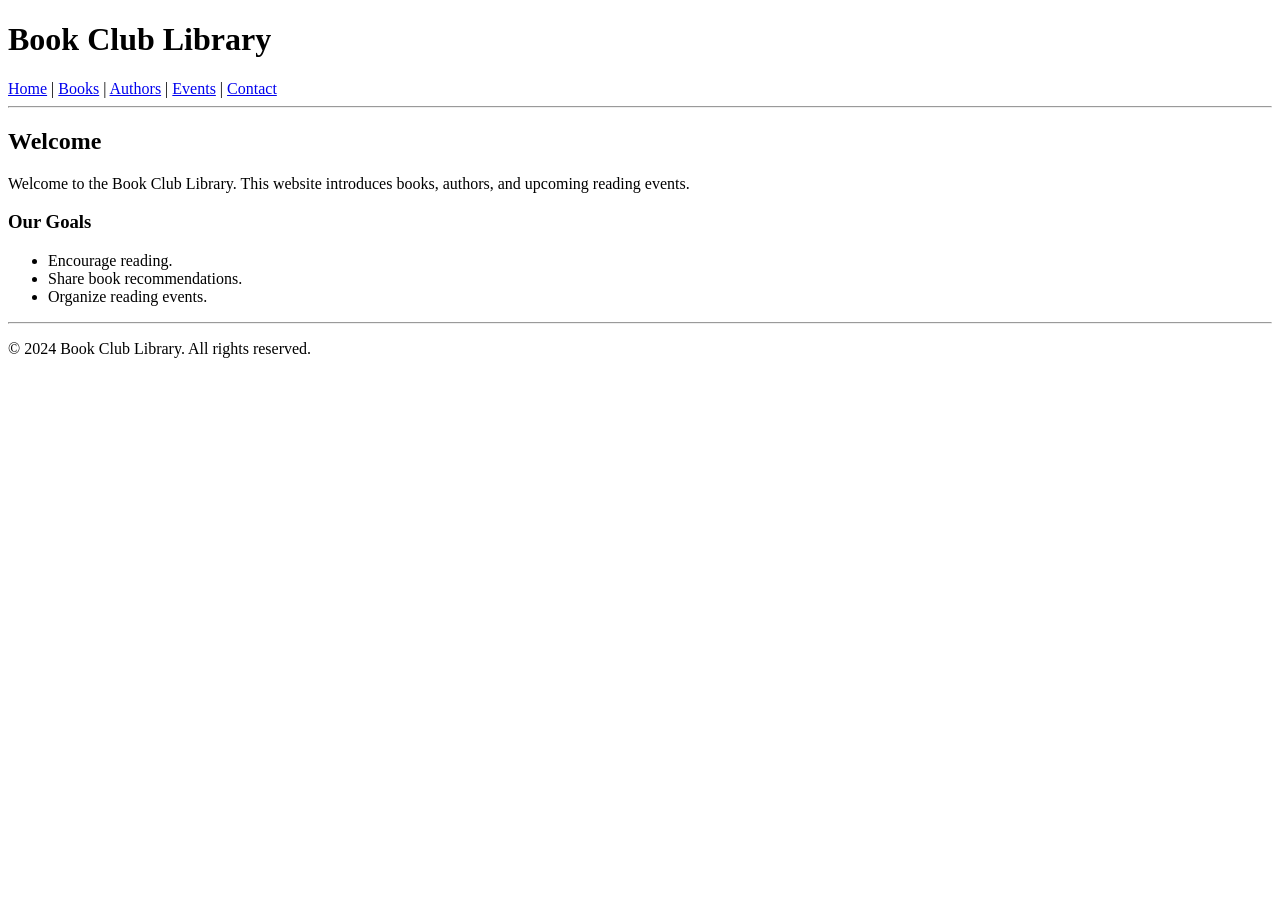
<file: index.html>
<!DOCTYPE html>
<html lang="en">
<head>
    <meta charset="UTF-8">
    <meta name="viewport" content="width=device-width, initial-scale=1.0">
    <title>Book club Library</title>
</head>
<body>
    <header>
        <h1>Book Club Library</h1>
        <nav>
        <a href="index.html">Home</a> | <a href="books.html">Books</a> |
        <a href="authors.html">Authors</a> | <a href="events.html">Events</a> |
        <a href="contact.html">Contact</a>  
        </nav>
        <hr>
    </header>
    <main>
       <h2>Welcome</h2>
        <p>
        Welcome to the Book Club Library. This website introduces books,
        authors, and upcoming reading events.
      </p>
      <h3>Our Goals</h3>
        <ul>
        <li>Encourage reading.</li>
        <li>Share book recommendations.</li>
        <li>Organize reading events.</li>
      </ul> 
    </main>
    <hr>
    <footer>
        <p>&copy; 2024 Book Club Library. All rights reserved.</p>
    </footer>
</body>
</html>
</file>
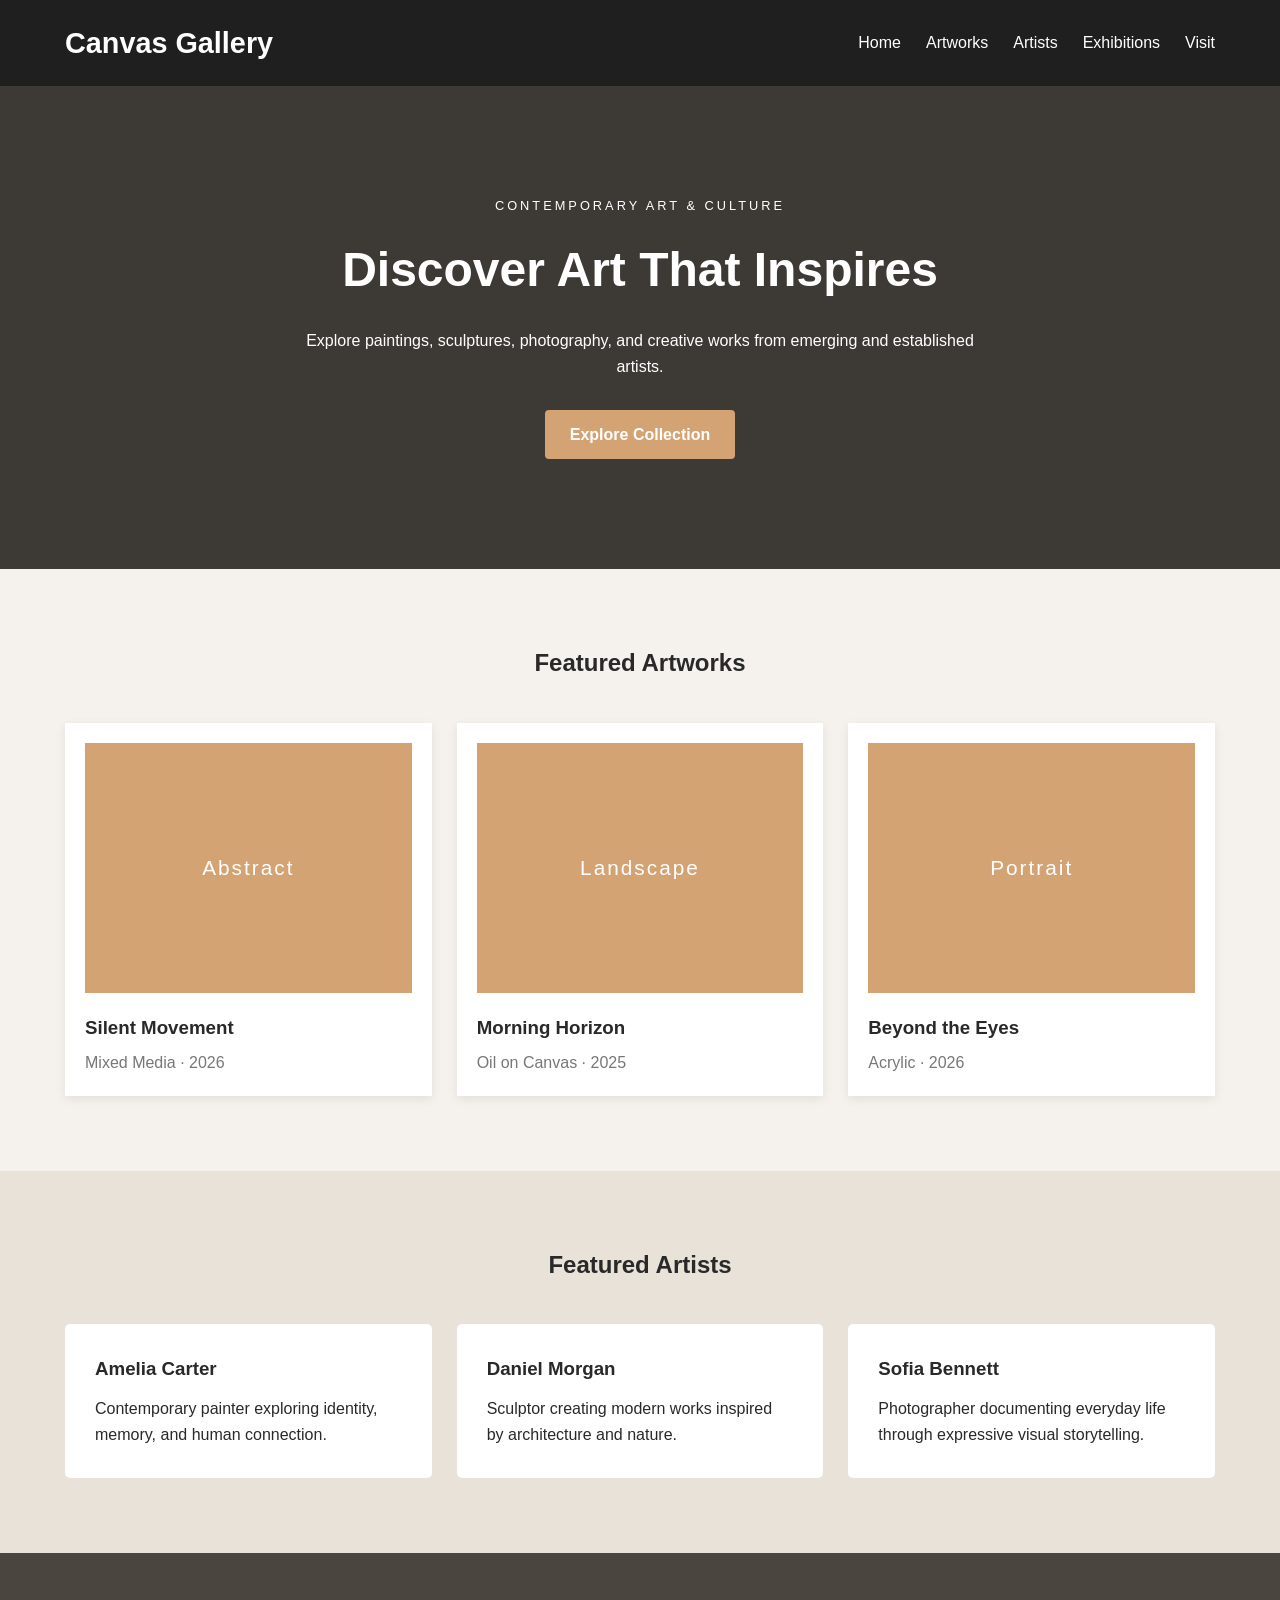
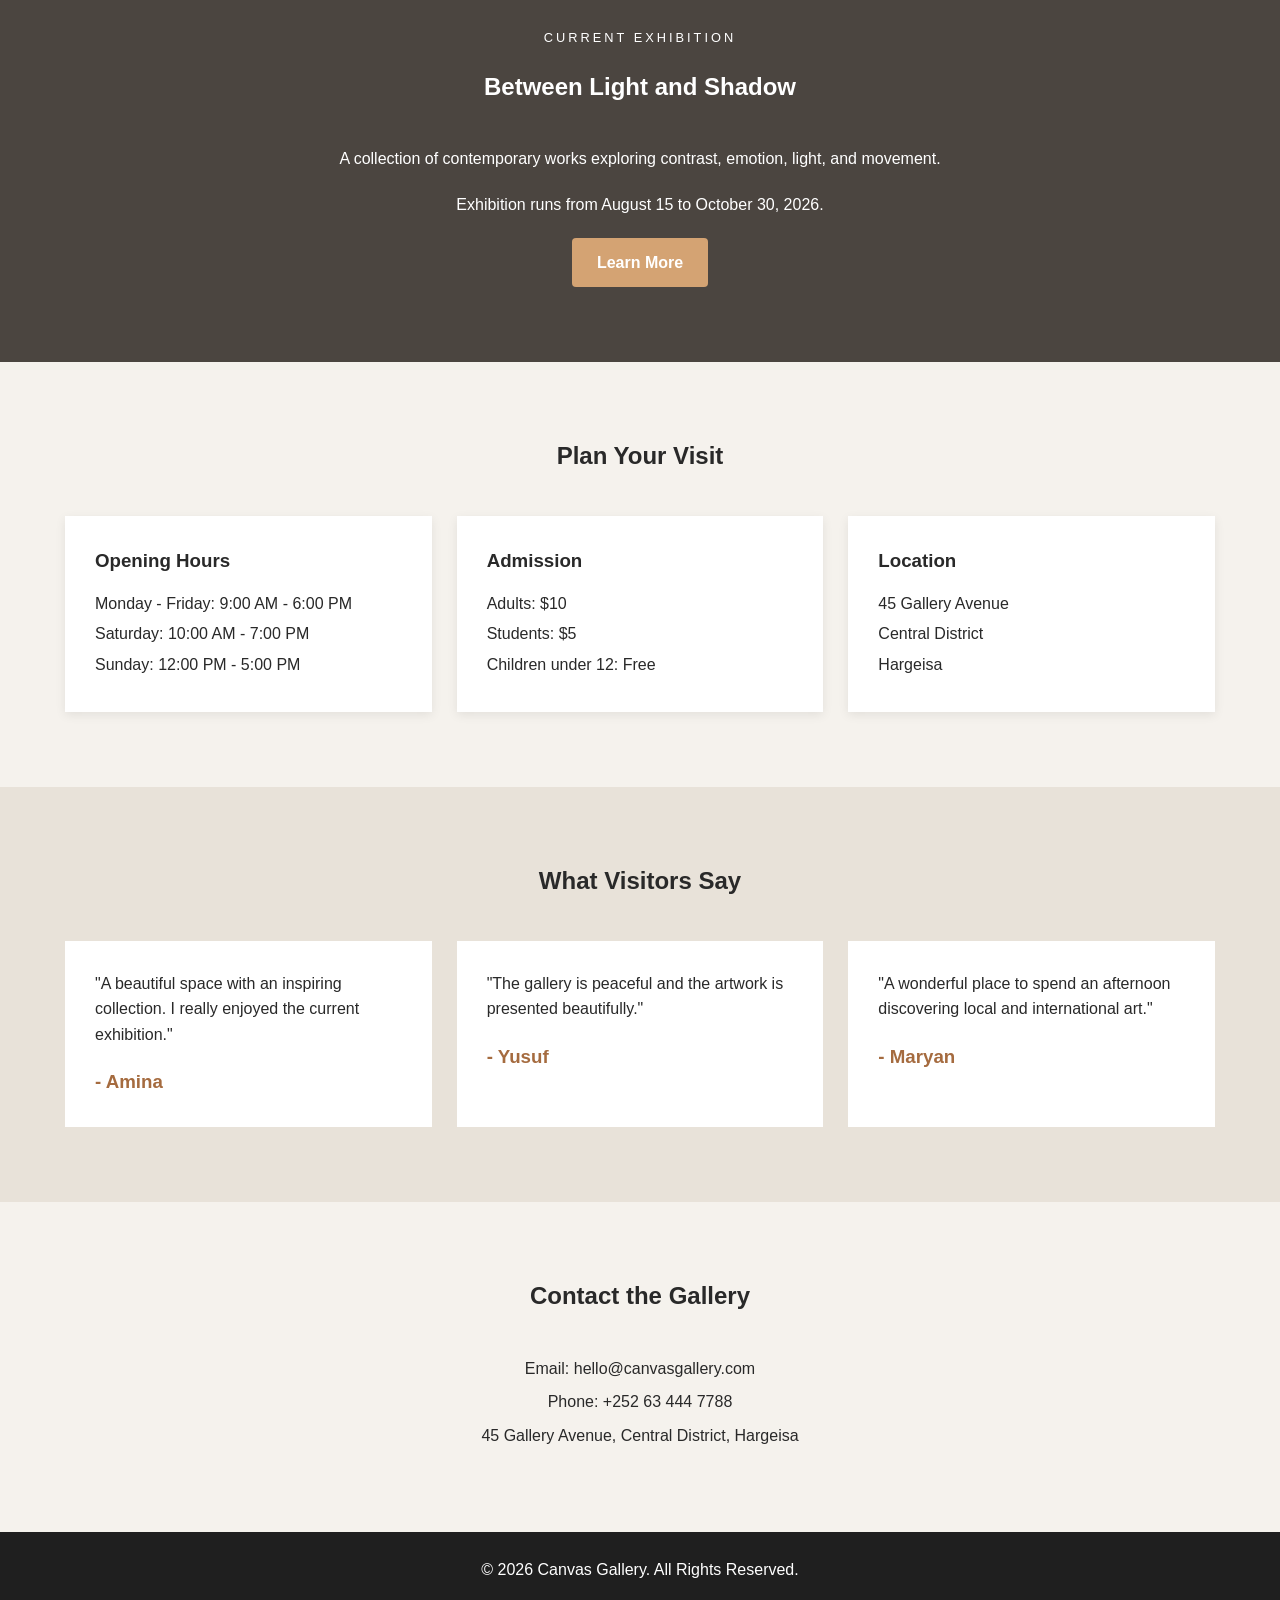
<file: art-gallery/index.html>
<!DOCTYPE html>
<html lang="en">
<head>
    <meta charset="UTF-8">
    <meta name="viewport" content="width=device-width, initial-scale=1.0">
    <title>Canvas Art Gallery</title>
    <link rel="stylesheet" href="styles.css">
</head>
<body>
    <header>
        <div class="container">
           <h1 class="logo">Canvas Gallery</h1>
        
         <nav>
            <ul>
                <li><a href="#">Home</a></li>
                <li><a href="#">Artworks</a></li>
                <li><a href="#">Artists</a></li>
                <li><a href="#">Exhibitions</a></li>
                <li><a href="#">Visit</a></li>  
            </ul>
         </nav>  
        </div>
    </header>

    <section class="hero">
        <div class="container">
        <p class="eyebrow">CONTEMPORARY ART & CULTURE</p>

        <h2>Discover Art That Inspires</h2>

        <p>
          Explore paintings, sculptures, photography, and creative works from
          emerging and established artists.
        </p>

        <a href="#" class="btn">Explore Collection</a>

        </div>

    </section>

    <section class="artworks">
        <div class="container">
            <h2>Featured Artworks</h2>

            <div class="artwork-grid">
        <article class="artwork-card">
            <div class="artwork-image">
              <span>Abstract</span>
            </div>

            <h3>Silent Movement</h3>

            <p>Mixed Media · 2026</p>
        </article>

        <article class="artwork-card">
            <div class="artwork-image">
              <span>Landscape</span>
            </div>

            <h3>Morning Horizon</h3>

            <p>Oil on Canvas · 2025</p>
          </article>

        <article class="artwork-card">
            <div class="artwork-image">
              <span>Portrait</span>
            </div>

            <h3>Beyond the Eyes</h3>

            <p>Acrylic · 2026</p>
        </article>

        </div>    
        </div>

    </section>

    <section class="artists">
      <div class="container">
        <h2>Featured Artists</h2>

        <div class="artist-grid">
          <article class="artist-card">
            <h3>Amelia Carter</h3>

            <p>
              Contemporary painter exploring identity, memory, and human
              connection.
            </p>
          </article>

          <article class="artist-card">
            <h3>Daniel Morgan</h3>

            <p>
              Sculptor creating modern works inspired by architecture and
              nature.
            </p>
          </article>

          <article class="artist-card">
            <h3>Sofia Bennett</h3>

            <p>
              Photographer documenting everyday life through expressive visual
              storytelling.
            </p>
          </article>
        </div>
      </div>
    </section>

    <section class="exhibition">
      <div class="container">
        <div class="exhibition-content">
          <p class="eyebrow">CURRENT EXHIBITION</p>

          <h2>Between Light and Shadow</h2>

          <p>
            A collection of contemporary works exploring contrast, emotion,
            light, and movement.
          </p>

          <p>Exhibition runs from August 15 to October 30, 2026.</p>

          <a href="#" class="btn">Learn More</a>
        </div>
      </div>
    </section>

    <section class="visit">
      <div class="container">
        <h2>Plan Your Visit</h2>

        <div class="visit-grid">
          <article class="visit-card">
            <h3>Opening Hours</h3>

            <p>Monday - Friday: 9:00 AM - 6:00 PM</p>
            <p>Saturday: 10:00 AM - 7:00 PM</p>
            <p>Sunday: 12:00 PM - 5:00 PM</p>
          </article>

          <article class="visit-card">
            <h3>Admission</h3>

            <p>Adults: $10</p>
            <p>Students: $5</p>
            <p>Children under 12: Free</p>
          </article>

          <article class="visit-card">
            <h3>Location</h3>

            <p>45 Gallery Avenue</p>
            <p>Central District</p>
            <p>Hargeisa</p>
          </article>
        </div>
      </div>
    </section>

    <section class="reviews">
      <div class="container">
        <h2>What Visitors Say</h2>

        <div class="review-grid">
          <article class="review">
            <p>
              "A beautiful space with an inspiring collection. I really enjoyed
              the current exhibition."
            </p>

            <h3>- Amina</h3>
          </article>

          <article class="review">
            <p>
              "The gallery is peaceful and the artwork is presented
              beautifully."
            </p>

            <h3>- Yusuf</h3>
          </article>

          <article class="review">
            <p>
              "A wonderful place to spend an afternoon discovering local and
              international art."
            </p>

            <h3>- Maryan</h3>
          </article>
        </div>
      </div>
    </section>

    <section class="contact">
      <div class="container">
        <h2>Contact the Gallery</h2>

        <p>Email: hello@canvasgallery.com</p>

        <p>Phone: +252 63 444 7788</p>

        <p>45 Gallery Avenue, Central District, Hargeisa</p>
      </div>
    </section>

    <footer>
      <div class="container">
        <p>&copy; 2026 Canvas Gallery. All Rights Reserved.</p>
      </div>
    </footer>

</body>
</html>
</file>
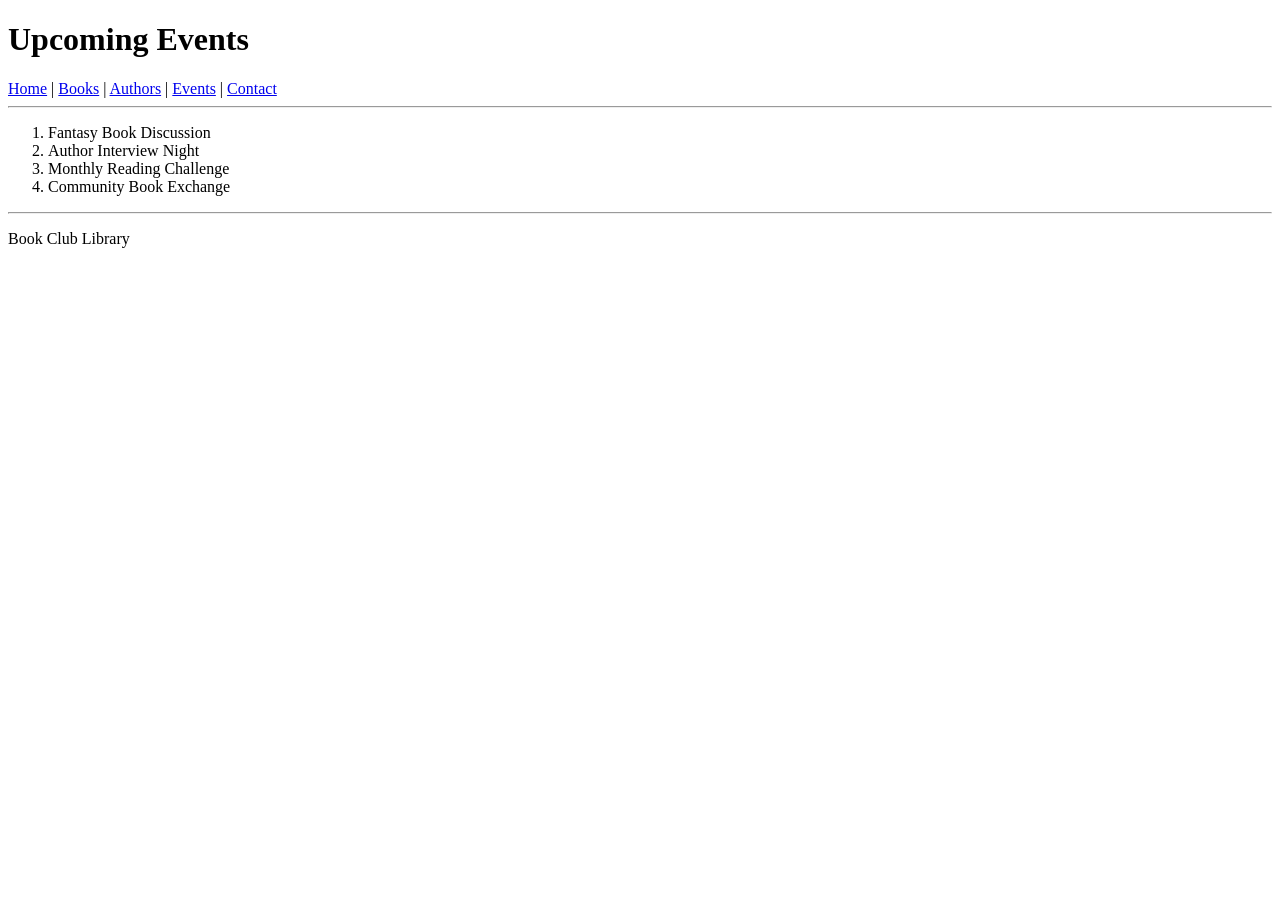
<file: events.html>
<!DOCTYPE html>
<html lang="en">
<head>
    <meta charset="UTF-8">
    <meta name="viewport" content="width=device-width, initial-scale=1.0">
    <title>Events</title>
</head>
<body>
 <header>
      <h1>Upcoming Events</h1>

      <nav>
        <a href="index.html">Home</a> | <a href="books.html">Books</a> |
        <a href="authors.html">Authors</a> | <a href="events.html">Events</a> |
        <a href="contact.html">Contact</a>
      </nav>

      <hr>
    </header>
    
    <main>
      <ol>
        <li>Fantasy Book Discussion</li>
        <li>Author Interview Night</li>
        <li>Monthly Reading Challenge</li>
        <li>Community Book Exchange</li>
      </ol>
    </main>

    <hr/>

    <footer>
      <p>Book Club Library</p>
    </footer>
    
</body>
</html>
</file>
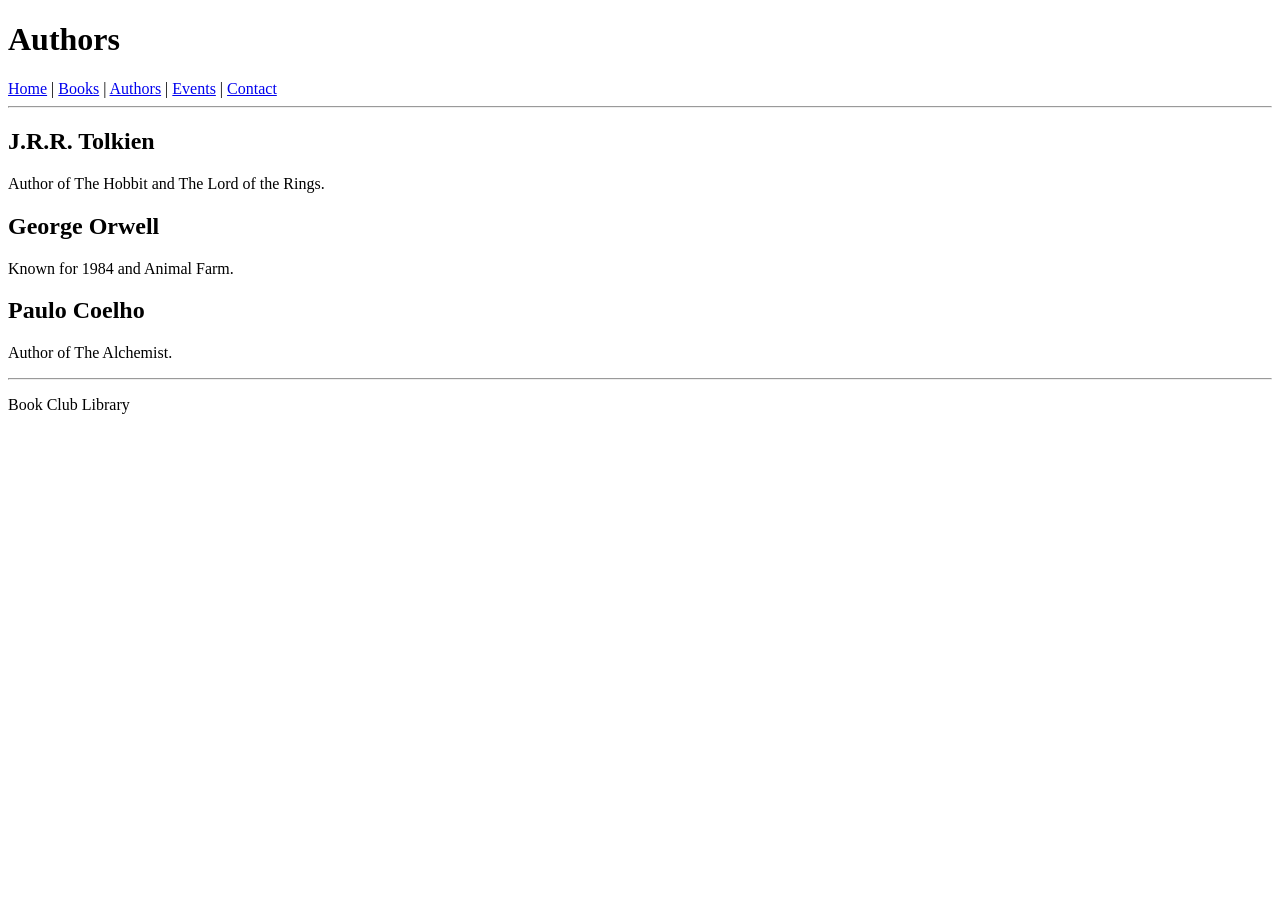
<file: Html files/authors.html>
<!doctype html>
<html lang="en">
  <head>
    <meta charset="UTF-8" />
    <meta name="viewport" content="width=device-width, initial-scale=1.0" />
    <title>Authors</title>
  </head>
  <body>
    <header>
      <h1>Authors</h1>

      <nav>
        <a href="index.html">Home</a> | <a href="books.html">Books</a> |
        <a href="authors.html">Authors</a> | <a href="events.html">Events</a> |
        <a href="contact.html">Contact</a>
      </nav>

      <hr />
    </header>

    <main>
      <article>
        <h2>J.R.R. Tolkien</h2>

        <p>Author of The Hobbit and The Lord of the Rings.</p>
      </article>

      <article>
        <h2>George Orwell</h2>

        <p>Known for 1984 and Animal Farm.</p>
      </article>

      <article>
        <h2>Paulo Coelho</h2>

        <p>Author of The Alchemist.</p>
      </article>
    </main>

    <hr />

    <footer>
      <p>Book Club Library</p>
    </footer>
  </body>
</html>
</file>
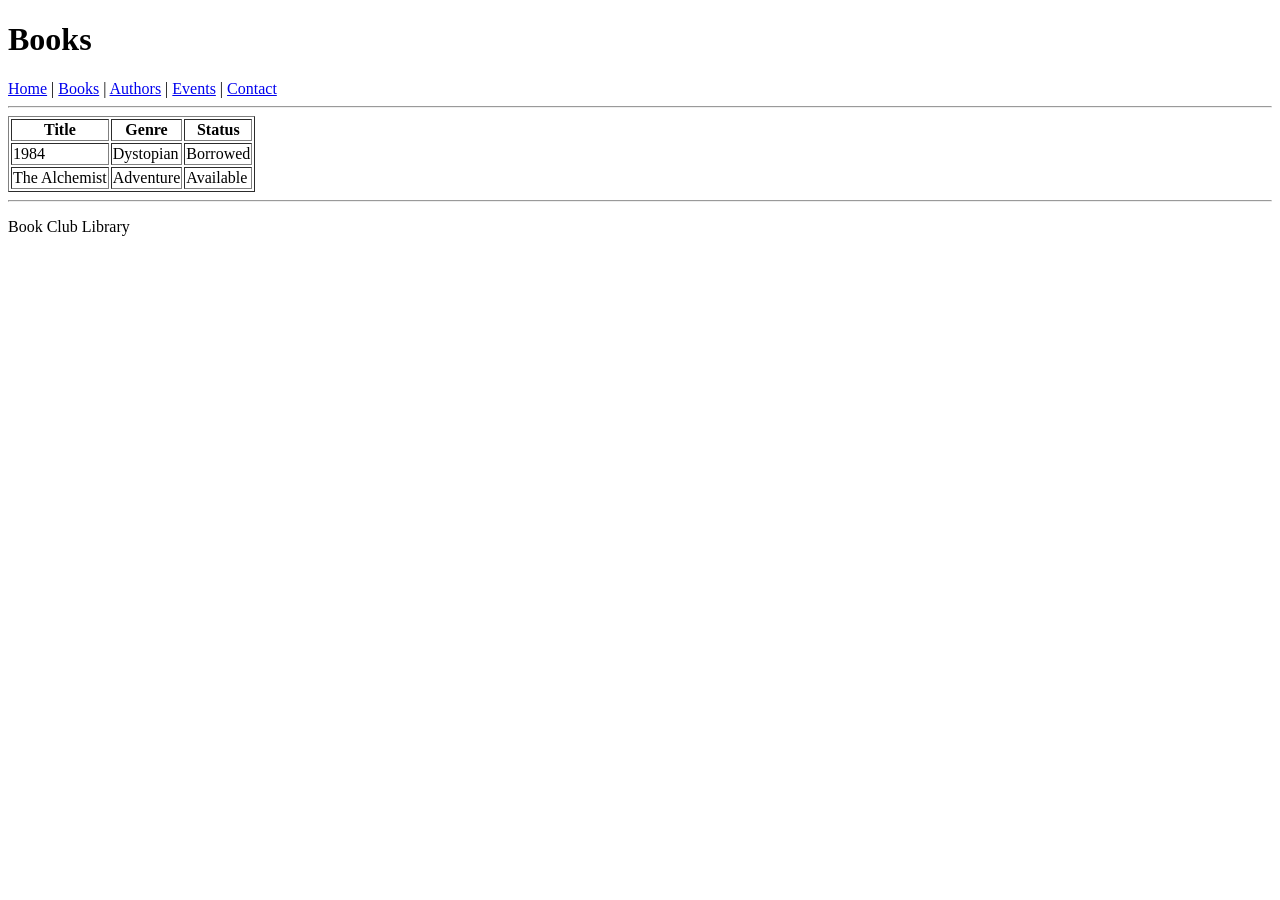
<file: Html files/books.html>
<!DOCTYPE html>
<html lang="en">
<head>
    <meta charset="UTF-8">
    <meta name="viewport" content="width=device-width, initial-scale=1.0">
    <title>Document</title>
</head>
<body>
  <header>
      <h1>Books</h1>

      <nav>
        <a href="index.html">Home</a> | <a href="books.html">Books</a> |
        <a href="authors.html">Authors</a> | <a href="events.html">Events</a> |
        <a href="contact.html">Contact</a>
      </nav>

      <hr />
    </header>
    <main>
        <table border="1">
            <tr>
            <th>Title</th>
            <th>Genre</th>
            <th>Status</th>   
            </tr>

            <tr>
             <td>1984</td>
             <td>Dystopian</td>
             <td>Borrowed</td>
            </tr>

            <tr>
          <td>The Alchemist</td>
          <td>Adventure</td>
          <td>Available</td>
            </tr>

        </table>
    </main>
    <hr>
    
    <footer>
      <p>Book Club Library</p>
    </footer>  
</body>
</html>
</file>
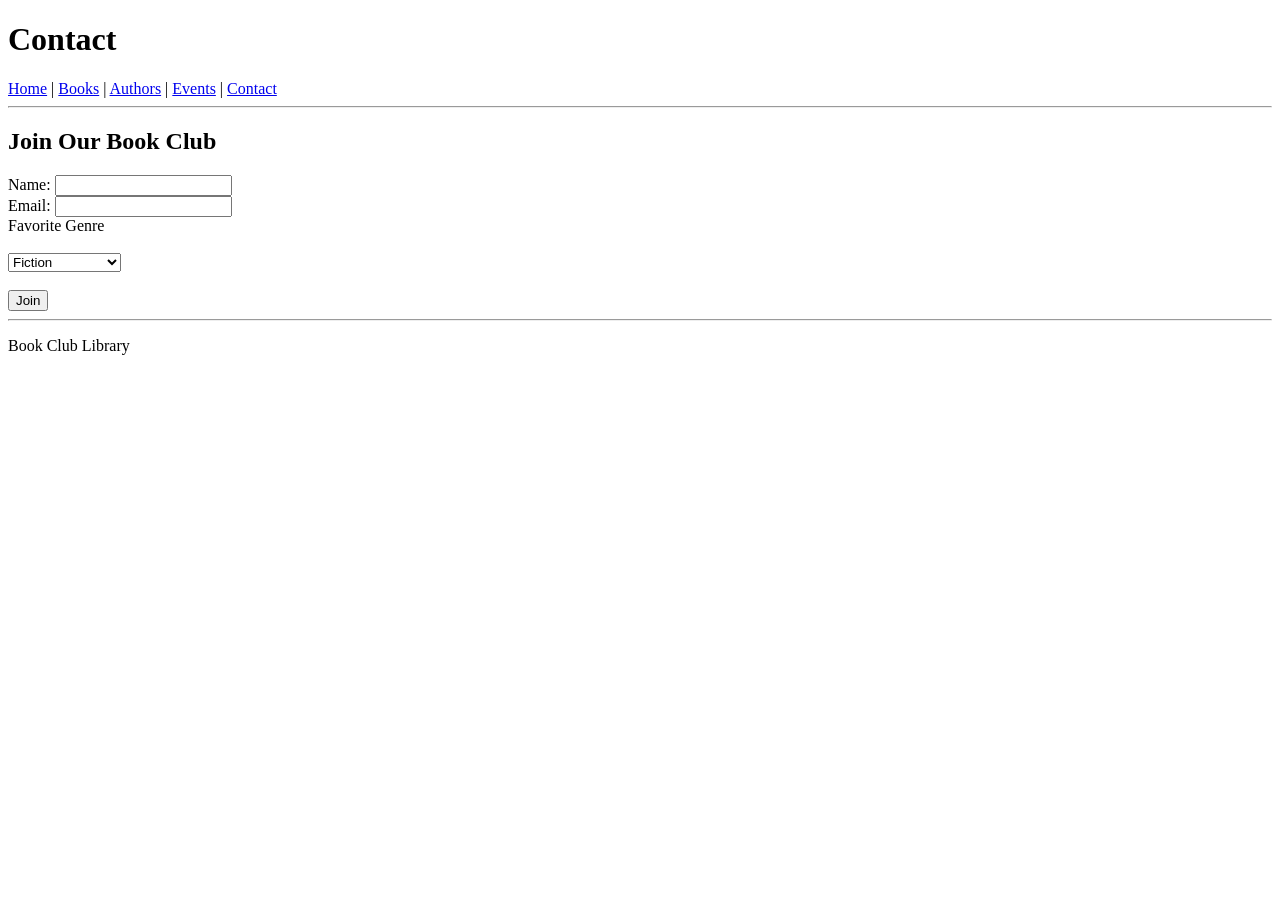
<file: Html files/contact.html>
<!DOCTYPE html>
<html lang="en">
<head>
    <meta charset="UTF-8">
    <meta name="viewport" content="width=device-width, initial-scale=1.0">
    <title>Document</title>
</head>
<body>
    <header>
      <h1>Contact</h1>

      <nav>
        <a href="index.html">Home</a> | <a href="books.html">Books</a> |
        <a href="authors.html">Authors</a> | <a href="events.html">Events</a> |
        <a href="contact.html">Contact</a>
      </nav>

      <hr>
    </header>
    <main>
        <h2>Join Our Book Club</h2>

        <form>
            <label for="name">Name:</label>
            <input type ="text" id="name"/><br>
            <label for="email">Email:</label>
            <input type="email" id="email"/><br>
            <label for="genre">Favorite Genre</label><br><br>
            <select id="genre">
                <option value="fiction">Fiction</option>
                <option value="non-fiction">Non-Fiction</option>
                <option value="mystery">Mystery</option>
                <option value="fantasy">Fantasy</option>
                <option value="science-fiction">Science Fiction</option>
            </select><br><br>
            <input type="submit" value="Join"/>
        </form>
    </main>
    <hr>

    <footer>
      <p>Book Club Library</p>
    </footer>
    
</body>
</html>
</file>
<file: art-gallery/styles.css>
*{
    margin:0;
    padding:0;
    box-sizing:border-box;
}
body {
    font-family:Arial, Helvetica, sans-serif;
    background-color:#f5f2ed;
    color: #292929;
    line-height: 1.6;
}
.container{
    width:90%;
    max-width:1150px;
    margin:0 auto;
}
header {
  background-color: #1f1f1f;
  color: #fff;
}
header .container {
  display: flex;
  justify-content: space-between;
  align-items: center;
  padding: 20px 0;
}
.logo {
  font-size: 1.8rem;
}
nav ul {
  display: flex;
  list-style: none;
}
nav li {
  margin-left: 25px;
}
nav a {
  color: #fff;
  text-decoration: none;
}
.hero {
  background: #3d3a36;
  color: #fff;
  text-align: center;
  padding: 110px 20px;
}
.eyebrow {
  font-size: 0.8rem;
  letter-spacing: 3px;
  margin-bottom: 15px;
}
.hero h2 {
  font-size: 3rem;
  margin-bottom: 20px;
}
.hero p:not(.eyebrow) {
  max-width: 700px;
  margin: 0 auto 30px;
}
.btn {
  display: inline-block;
  background: #d4a373;
  color: #fff;
  text-decoration: none;
  padding: 12px 25px;
  border-radius: 4px;
  font-weight: bold;
}
section{
    padding: 75px 0;
}
section h2 {
  text-align:center;
  margin-bottom: 40px;
}
.artwork-grid {
  display: grid;
  grid-template-columns: repeat(auto-fit, minmax(280px, 1fr));
  gap: 25px;
}
.artwork-card {
  background: #fff;
  padding: 20px;
  box-shadow: 0 3px 10px rgba(0, 0, 0, 0.08);
}
.artwork-image{
  height: 250px;
  background: #d4a373;
  display: flex;
  align-items: center;
  justify-content: center;
  color: #fff;
  margin-bottom: 20px;
}
.artwork-image span{
  font-size:1.3rem;
  letter-spacing:2px;
}
.artwork-card h3{
  margin-bottom:8px;
}
.artwork-card p {
  color: #777;
}
.artists{
background: #e8e2d9;
}
.artist-grid{
  display:grid;
  grid-template-columns: repeat(3,1fr);
  gap: 25px;
}
.artist-card{
  background: #fff;
  padding:30px;
  border-radius:5px;
}
.artist-card h3{
  margin-bottom:12px;
}
.exhibition {
  background: #4b4540;
  color: #fff;
  text-align: center;
}
.exhibition-content {
  max-width: 750px;
  margin: auto;
}
.exhibition h2 {
  color: #fff;
}
.exhibition p {
  margin-bottom: 20px;
}
.visit-grid{
  display:grid;
  grid-template-columns:repeat(3,1fr);
  gap:25px;
}
.visit-card{
  background: #fff;
  padding: 30px;
  box-shadow: 0 3px 10px rgba(0, 0, 0, 0.08);
}
.visit-card h3 {
  margin-bottom: 15px;
}
.visit-card p {
  margin: 5px 0;
}
.reviews {
  background: #e8e2d9;
}
.review-grid {
  display: grid;
  grid-template-columns: repeat(3, 1fr);
  gap: 25px;
}
.review {
  background: #fff;
  padding: 30px;
}
.review h3 {
  margin-top: 20px;
  color: #a56b3f;
}
.contact {
  text-align: center;
}
.contact p {
  margin: 8px 0;
}
footer {
  background: #1f1f1f;
  color: #fff;
  text-align: center;
  padding: 25px 0;
}
footer p {
  color: #fff;
}
nav a {
  transition: opacity 0.3s;
}
nav a:hover{
  opacity: 0.7;
}
.btn{
  transition:
  transform 0.3s,
  background 0.3s;
}
.btn:hover {
  background:#b9855d;
  transform: translateY(-3px);
}
</file>
